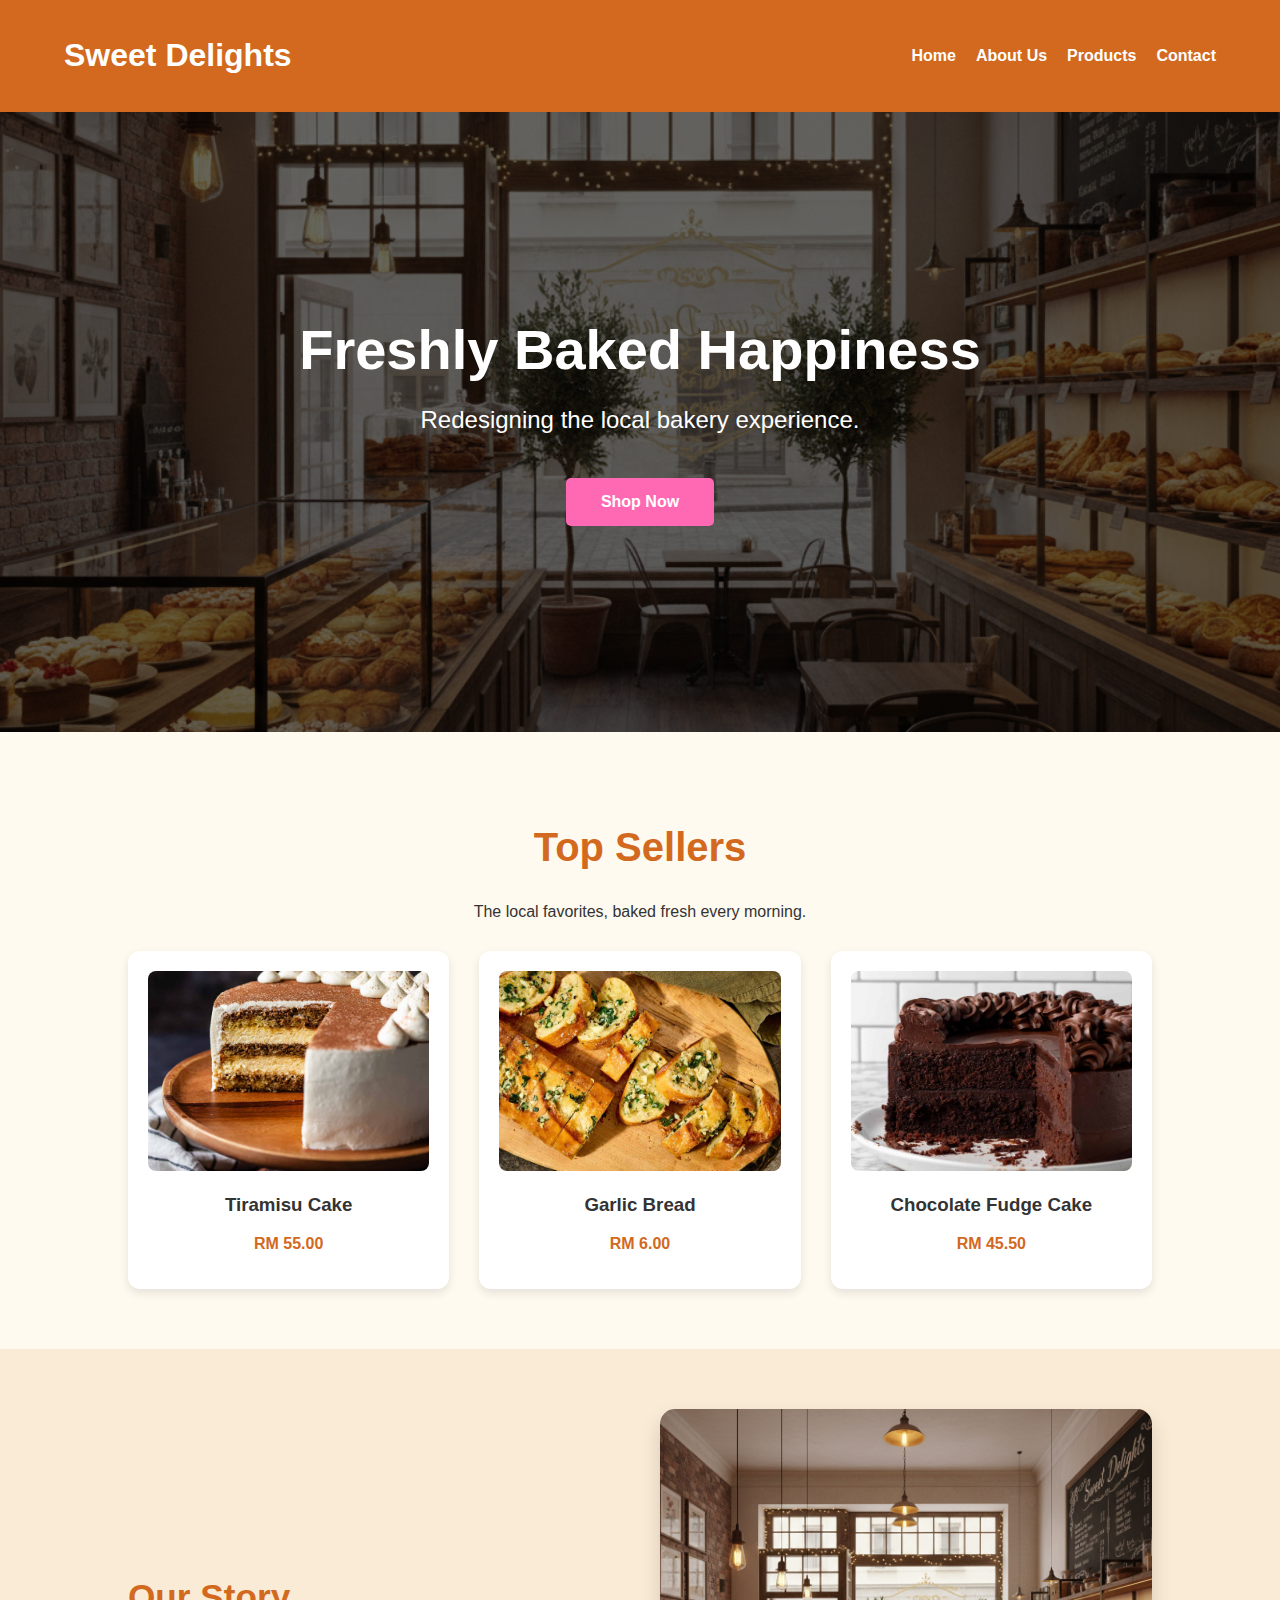
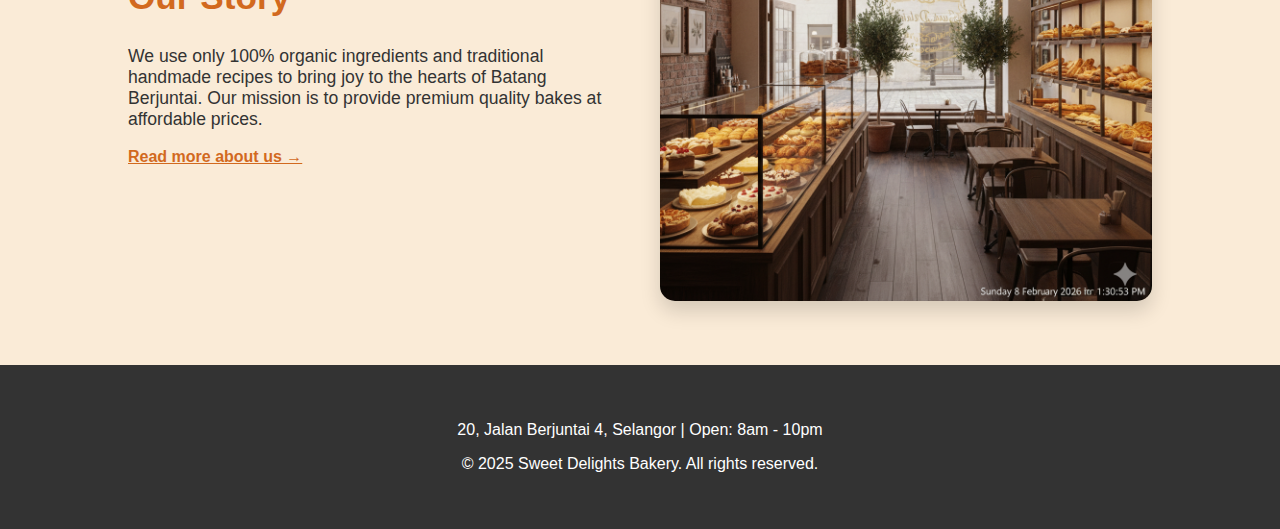
<file: index.html>
<!DOCTYPE html>
<html lang="en">
<head>
    <meta charset="UTF-8">
    <meta name="viewport" content="width=device-width, initial-scale=1.0">
    <link rel="stylesheet" href="style.css">
    <title>Sweet Delights | Modern Bakery</title>
</head>
<body>
    <div class="container">
        <header>
            <h1>Sweet Delights</h1>
            <nav>
                <ul>
                    <li><a href="index.html">Home</a></li>
                    <li><a href="about.html">About Us</a></li>
                    <li><a href="products.html">Products</a></li>
                    <li><a href="contact.html">Contact</a></li>
                </ul>
            </nav>
        </header>

        <main>
            <section class="banner">
                <h1>Freshly Baked Happiness</h1>
                <p>Redesigning the local bakery experience.</p>
                <a href="products.html" class="shop-btn">Shop Now</a>
            </section>

            <section style="text-align: center;">
                <h2 style="font-size: 2.5rem; color: #d2691e;">Top Sellers</h2>
                <p>The local favorites, baked fresh every morning.</p>
                
                <div class="top-sellers-grid">
                    <div class="seller-card">
                        <img src="images/tiramisu cake.jpg" alt="Tiramisu Cake">
                        <h3>Tiramisu Cake</h3>
                        <p style="color: #d2691e; font-weight: bold;">RM 55.00</p>
                    </div>

                    <div class="seller-card">
                        <img src="images/garlic bread.jpg" alt="Garlic Bread">
                        <h3>Garlic Bread</h3>
                        <p style="color: #d2691e; font-weight: bold;">RM 6.00</p>
                    </div>

                    <div class="seller-card">
                        <img src="images/chocolate fudge cake.jpg" alt="Chocolate Fudge">
                        <h3>Chocolate Fudge Cake</h3>
                        <p style="color: #d2691e; font-weight: bold;">RM 45.50</p>
                    </div>
                </div>
            </section>

            <section style="background-color: #faebd7; display: flex; align-items: center; gap: 40px; flex-wrap: wrap;">
                <div style="flex: 1; min-width: 300px;">
                    <h2 style="font-size: 2.2rem; color: #d2691e;">Our Story</h2>
                    <p style="font-size: 1.1rem;">We use only 100% organic ingredients and traditional handmade recipes to bring joy to the hearts of Batang Berjuntai. Our mission is to provide premium quality bakes at affordable prices.</p>
                    <a href="about.html" style="color: #d2691e; font-weight: bold;">Read more about us →</a>
                </div>
                <div style="flex: 1; min-width: 300px;">
                    <img src="images/sweet delights interior.png" alt="Bakery Interior" style="width: 100%; border-radius: 15px; box-shadow: 0 10px 20px rgba(0,0,0,0.15);">
                </div>
            </section>
        </main>

        <footer>
            <p>20, Jalan Berjuntai 4, Selangor | Open: 8am - 10pm</p>
            <p>&copy; 2025 Sweet Delights Bakery. All rights reserved.</p>
        </footer>
    </div>
</body>

</html>
</file>
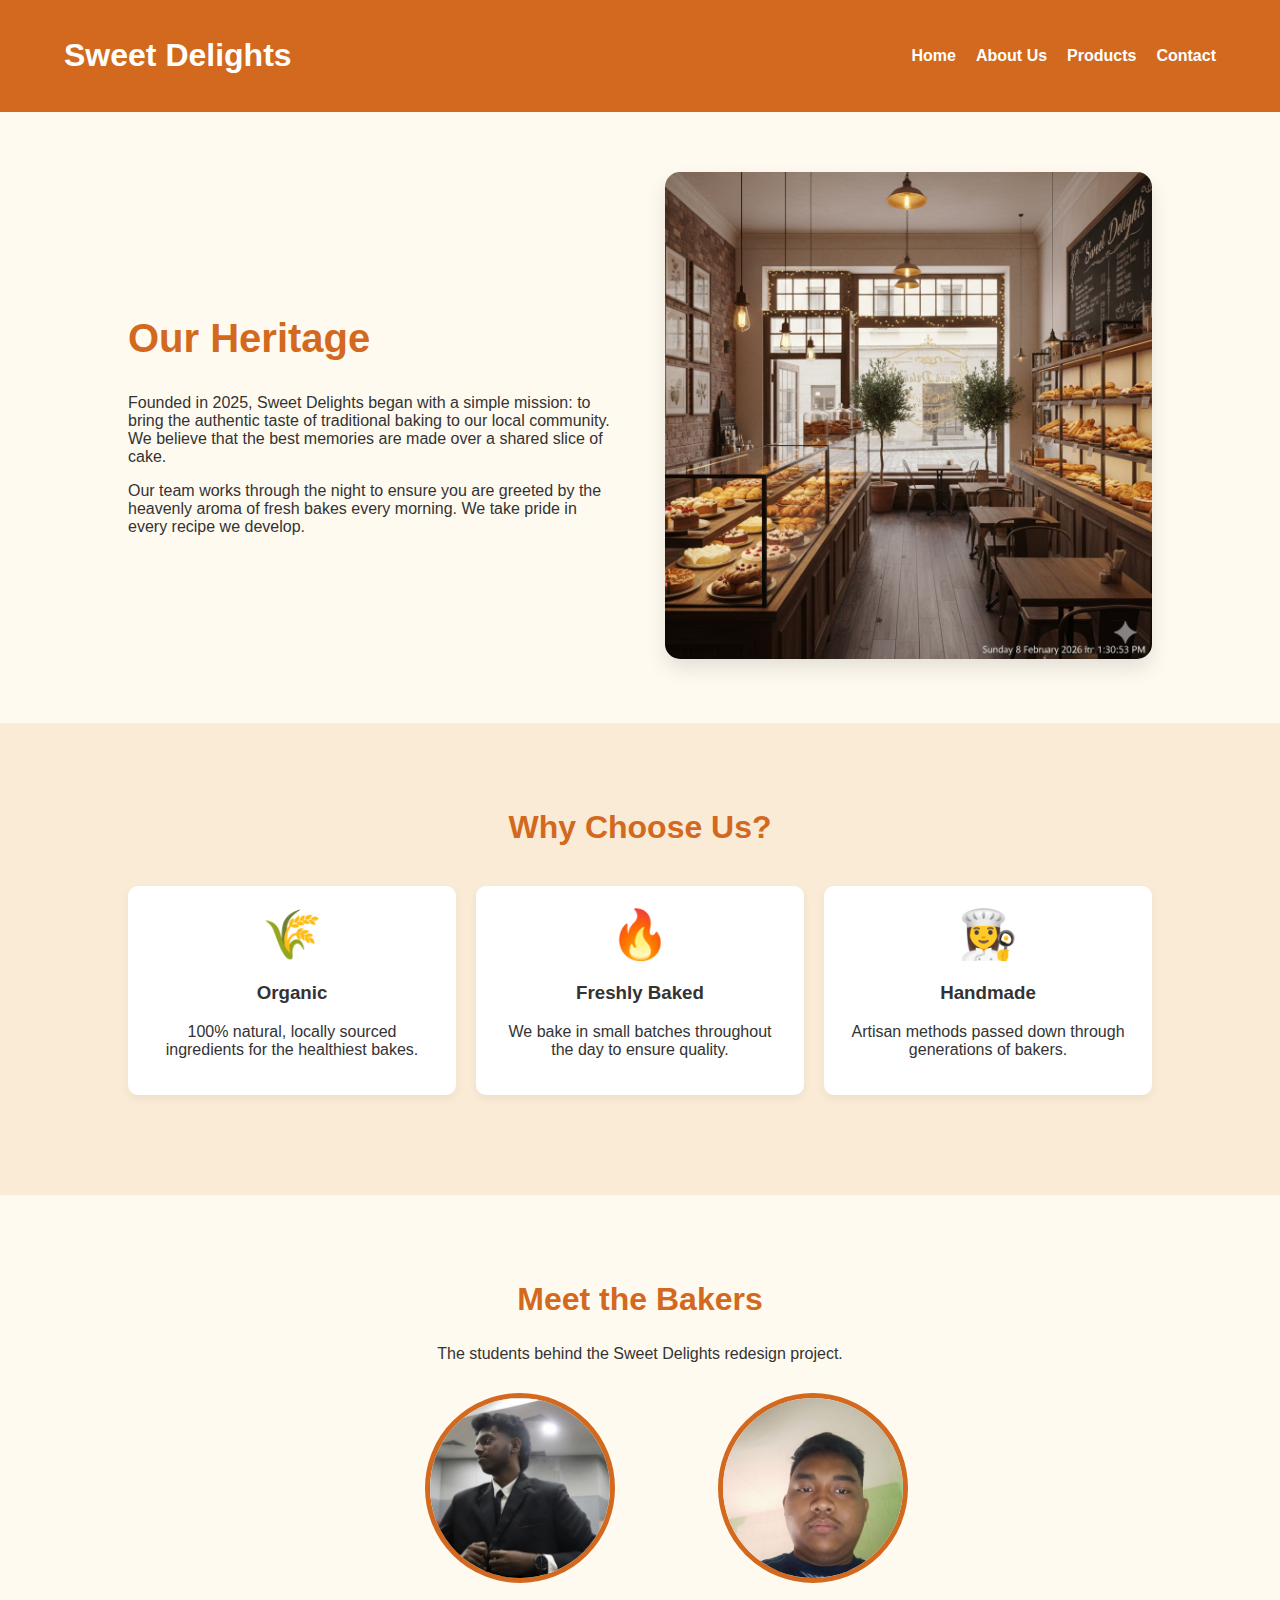
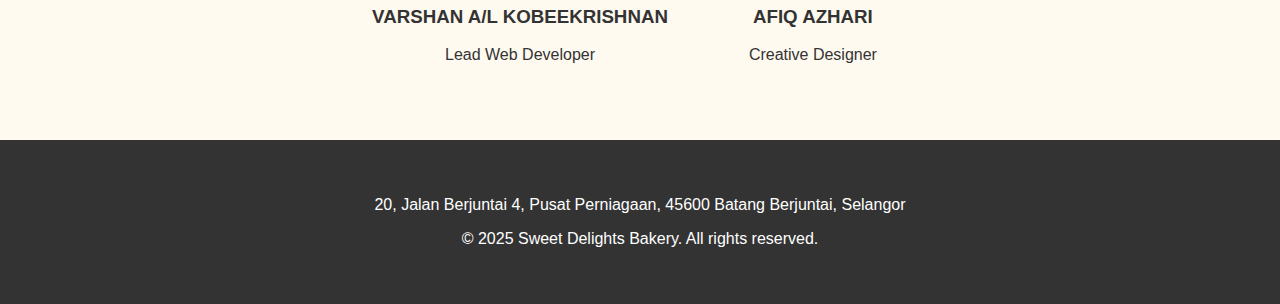
<file: about.html>
<!DOCTYPE html>
<html lang="en">
<head>
    <meta charset="UTF-8">
    <meta name="viewport" content="width=device-width, initial-scale=1.0">
    <link rel="stylesheet" href="style.css">
    <title>About Us | Sweet Delights</title>
</head>
<body>
    <div class="container">
        <header>
            <h1>Sweet Delights</h1>
            <nav>
                <ul>
                    <li><a href="index.html">Home</a></li>
                    <li><a href="about.html">About Us</a></li>
                    <li><a href="products.html">Products</a></li>
                    <li><a href="contact.html">Contact</a></li>
                </ul>
            </nav>
        </header>

        <main>

            <section style="display: flex; align-items: center; gap: 50px; flex-wrap: wrap;">
                <div style="flex: 1; min-width: 300px;">
                    <h2 style="color: #d2691e; font-size: 2.5rem;">Our Heritage</h2>
                    <p>Founded in 2025, Sweet Delights began with a simple mission: to bring the authentic taste of traditional baking to our local community. We believe that the best memories are made over a shared slice of cake.</p>
                    <p>Our team works through the night to ensure you are greeted by the heavenly aroma of fresh bakes every morning. We take pride in every recipe we develop.</p>
                </div>
                <div style="flex: 1; min-width: 300px;">
                    <img src="images/sweet delights interior.png" alt="Bakery Kitchen" style="width: 100%; border-radius: 15px; box-shadow: 0 10px 20px rgba(0,0,0,0.1);">
                </div>
            </section>

            <section style="background-color: #faebd7;">
                <h2 style="text-align: center; color: #d2691e; font-size: 2rem;">Why Choose Us?</h2>
                <div class="value-grid">
                    <div class="value-item">
                        <p style="font-size: 3rem; margin:0;">🌾</p>
                        <h3>Organic</h3>
                        <p>100% natural, locally sourced ingredients for the healthiest bakes.</p>
                    </div>
                    <div class="value-item">
                        <p style="font-size: 3rem; margin:0;">🔥</p>
                        <h3>Freshly Baked</h3>
                        <p>We bake in small batches throughout the day to ensure quality.</p>
                    </div>
                    <div class="value-item">
                        <p style="font-size: 3rem; margin:0;">👩‍🍳</p>
                        <h3>Handmade</h3>
                        <p>Artisan methods passed down through generations of bakers.</p>
                    </div>
                </div>
            </section>

            <section style="text-align: center;">
                <h2 style="color: #d2691e; font-size: 2rem;">Meet the Bakers</h2>
                <p>The students behind the Sweet Delights redesign project.</p>
                <div class="team-grid">
                    <div class="team-member">
                        <img src="images/varshan.jpg" alt="VARSHAN">
                        <h3>VARSHAN A/L KOBEEKRISHNAN</h3>
                        <p>Lead Web Developer</p>
                    </div>
                    <div class="team-member">
                        <img src="images/afiq.jpeg" alt="AFIQ">
                        <h3>AFIQ AZHARI</h3>
                        <p>Creative Designer</p>
                    </div>
                </div>
            </section>


        <footer>
            <p>20, Jalan Berjuntai 4, Pusat Perniagaan, 45600 Batang Berjuntai, Selangor</p>
            <p>&copy; 2025 Sweet Delights Bakery. All rights reserved.</p>
        </footer>
    </div>
</body>
</html>
</file>
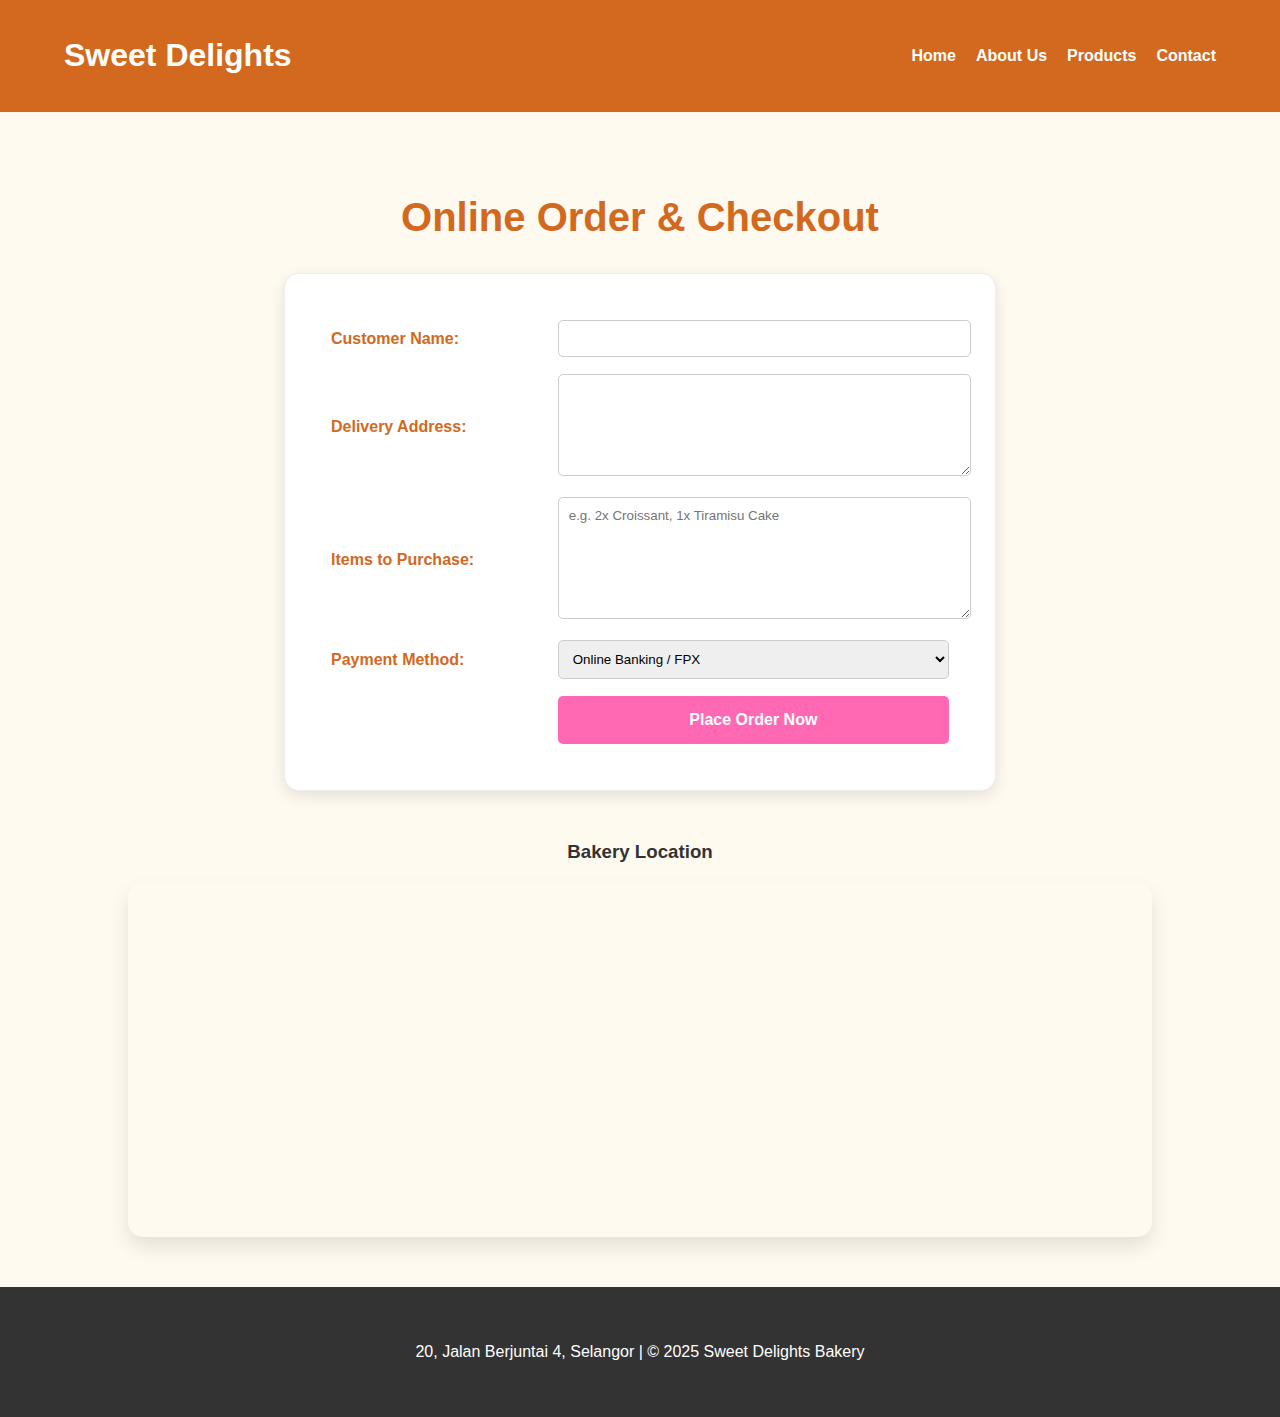
<file: contact.html>
<!DOCTYPE html>
<html lang="en">
<head>
    <meta charset="UTF-8">
    <meta name="viewport" content="width=device-width, initial-scale=1.0">
    <link rel="stylesheet" href="style.css">
    <title>Checkout | Sweet Delights</title>
</head>
<body>
    <div class="container">
        <header>
            <h1>Sweet Delights</h1>
            <nav><ul><li><a href="index.html">Home</a></li><li><a href="about.html">About Us</a></li><li><a href="products.html">Products</a></li><li><a href="contact.html">Contact</a></li></ul></nav>
        </header>

        <main style="padding: 50px 10%;">
            <h2 style="text-align: center; color: #d2691e; font-size: 2.5rem;">Online Order & Checkout</h2>
            
            <form action="#" style="max-width: 650px; margin: auto; background: white; padding: 30px; border-radius: 15px; box-shadow: 0 5px 15px rgba(0,0,0,0.1); border: 1px solid #eee;">
                <table style="width: 100%; border-collapse: separate; border-spacing: 15px;">
                    <tr>
                        <td style="font-weight: bold; color: #d2691e; width: 35%;">Customer Name:</td>
                        <td><input type="text" required style="width: 100%; padding: 10px; border: 1px solid #ccc; border-radius: 5px;"></td>
                    </tr>
                    <tr>
                        <td style="font-weight: bold; color: #d2691e;">Delivery Address:</td>
                        <td><textarea required style="width: 100%; height: 80px; padding: 10px; border: 1px solid #ccc; border-radius: 5px; font-family: inherit;"></textarea></td>
                    </tr>
                    <tr>
                        <td style="font-weight: bold; color: #d2691e;">Items to Purchase:</td>
                        <td><textarea placeholder="e.g. 2x Croissant, 1x Tiramisu Cake" style="width: 100%; height: 100px; padding: 10px; border: 1px solid #ccc; border-radius: 5px; font-family: inherit;"></textarea></td>
                    </tr>
                    <tr>
                        <td style="font-weight: bold; color: #d2691e;">Payment Method:</td>
                        <td>
                            <select style="width: 100%; padding: 10px; border: 1px solid #ccc; border-radius: 5px;">
                                <option>Online Banking / FPX</option>
                                <option>TNG E-Wallet</option>
                                <option>Cash on Delivery</option>
                            </select>
                        </td>
                    </tr>
                    <tr>
                        <td></td>
                        <td>
                            <button type="submit" onclick="alert('Order Placed Successfully!')" style="background: #ff69b4; color: white; border: none; padding: 15px; border-radius: 5px; cursor: pointer; font-weight: bold; width: 100%; font-size: 1rem;">
                                Place Order Now
                            </button>
                        </td>
                    </tr>
                </table>
            </form>

            <div style="margin-top: 50px; text-align: center;">
                <h3>Bakery Location</h3>
                <div style="margin-top: 20px; border-radius: 15px; overflow: hidden; box-shadow: 0 10px 20px rgba(0,0,0,0.1);">
                    <iframe src="https://www.google.com/maps/embed?pb=!1m18!1m12!1m3!1d15934.39857912444!2d101.39853975!3d3.289354!2m3!1f0!2f0!3f0!3m2!1i1024!2i768!4f13.1!3m3!1m2!1s0x31cc599668487963%3A0x6b49e172e2a0503e!2sBatang%20Berjuntai%2C%20Selangor!5e0!3m2!1sen!2smy!4v1700000000000!5m2!1sen!2smy" width="100%" height="350" style="border:0;" allowfullscreen="" loading="lazy"></iframe>
                </div>
            </div>
        </main>

        <footer>
            <p>20, Jalan Berjuntai 4, Selangor | &copy; 2025 Sweet Delights Bakery</p>
        </footer>
    </div>
</body>
</html>
</file>
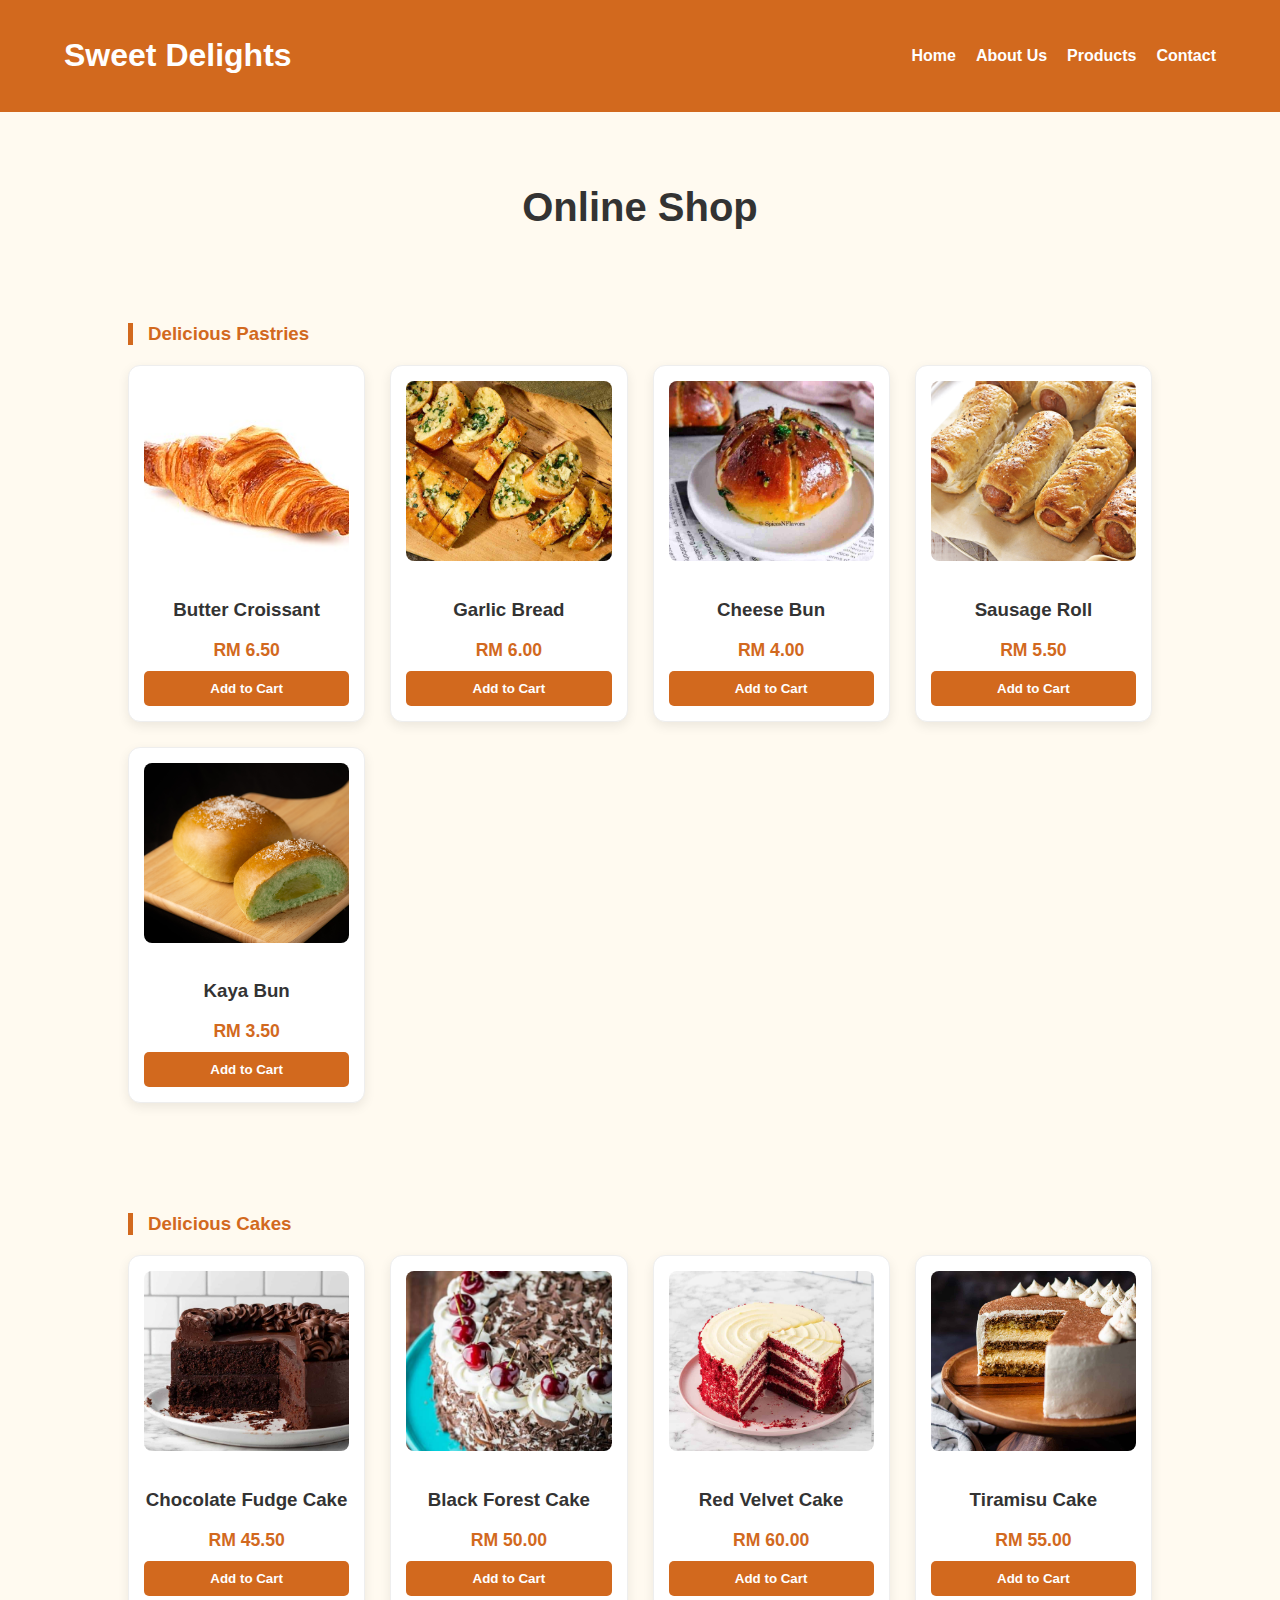
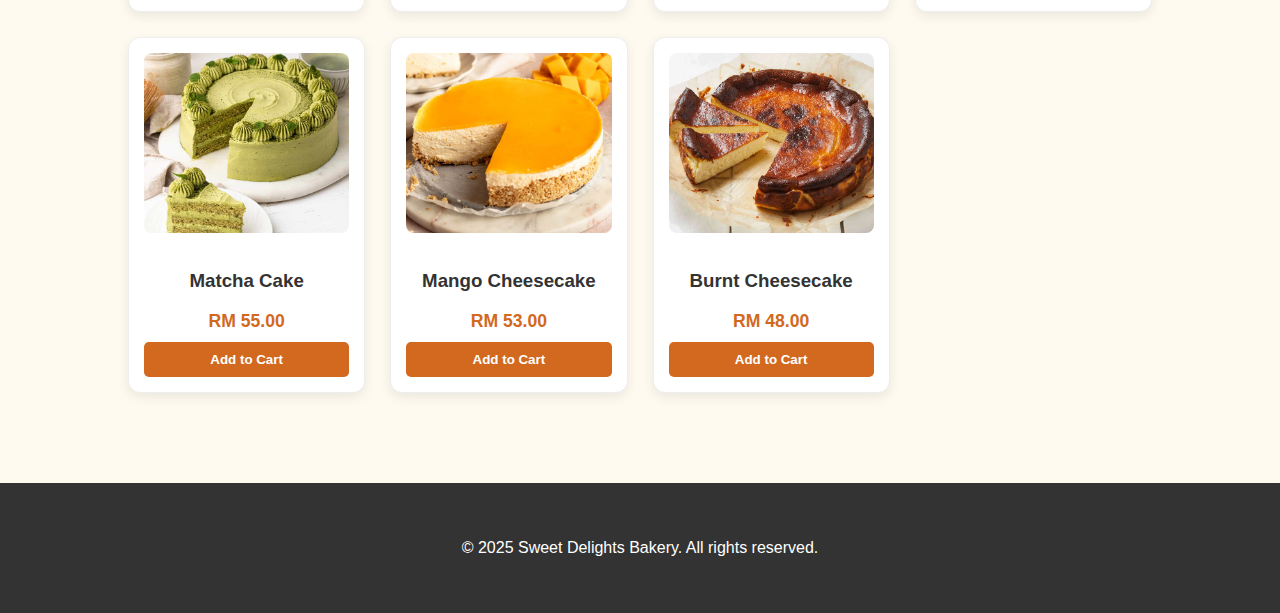
<file: products.html>
<!DOCTYPE html>
<html lang="en">
<head>
    <meta charset="UTF-8">
    <meta name="viewport" content="width=device-width, initial-scale=1.0">
    <link rel="stylesheet" href="style.css">
    <title>Product Catalog | Sweet Delights</title>
    
    <style>
        .catalog-section { padding: 20px 0 50px 0; }
        
        .catalog-grid {
            display: grid;
            grid-template-columns: repeat(auto-fit, minmax(220px, 1fr));
            gap: 25px;
            margin-top: 20px;
        }

        .item-card {
            background: white;
            padding: 15px;
            border-radius: 12px;
            box-shadow: 0 4px 12px rgba(0,0,0,0.08);
            text-align: center;
            border: 1px solid #eee;
            transition: transform 0.3s ease;
        }

        .item-card img { 
            width: 100%; height: 180px; object-fit: cover; border-radius: 8px; margin-bottom: 15px;
        }

        .price-tag { color: #d2691e; font-weight: bold; font-size: 1.1rem; margin-bottom: 10px; }

        .category-title { border-left: 5px solid #d2691e; padding-left: 15px; margin-top: 40px; color: #d2691e; }

        .buy-btn {
            background-color: #d2691e;
            color: white;
            border: none;
            padding: 10px;
            border-radius: 5px;
            cursor: pointer;
            width: 100%;
            font-weight: bold;
            transition: 0.3s;
        }
        .buy-btn:hover { background-color: #a0522d; }

        #cart-link {
            position: fixed;
            bottom: 20px;
            right: 20px;
            background: #ff69b4;
            color: white;
            padding: 15px 25px;
            border-radius: 50px;
            box-shadow: 0 5px 15px rgba(0,0,0,0.2);
            text-decoration: none;
            font-weight: bold;
            display: none;
            z-index: 1001;
        }
    </style>
</head>
<body>
    <header>
        <div class="logo"><h1>Sweet Delights</h1></div>
        <nav>
            <ul>
                <li><a href="index.html">Home</a></li>
                <li><a href="about.html">About Us</a></li>
                <li><a href="products.html">Products</a></li>
                <li><a href="contact.html">Contact</a></li>
            </ul>
        </nav>
    </header>

    <main class="main-content" style="padding: 40px 10%;">
        <h2 style="text-align: center; font-size: 2.5rem;">Online Shop</h2>

        <div class="catalog-section">
            <h3 class="category-title">Delicious Pastries</h3>
            <div class="catalog-grid">
                <div class="item-card">
                    <img src="images/Crossaint.jpg" alt="Croissant">
                    <h3>Butter Croissant</h3>
                    <p class="price-tag">RM 6.50</p>
                    <button class="buy-btn" onclick="addToCart('Butter Croissant')">Add to Cart</button>
                </div>
                <div class="item-card">
                    <img src="images/garlic bread.jpg" alt="Garlic Bread">
                    <h3>Garlic Bread</h3>
                    <p class="price-tag">RM 6.00</p>
                    <button class="buy-btn" onclick="addToCart('Garlic Bread')">Add to Cart</button>
                </div>
                <div class="item-card">
                    <img src="images/cheese bread.jpg" alt="Cheese Bun">
                    <h3>Cheese Bun</h3>
                    <p class="price-tag">RM 4.00</p>
                    <button class="buy-btn" onclick="addToCart('Cheese Bun')">Add to Cart</button>
                </div>
                <div class="item-card">
                    <img src="images/sausage roll.jpeg" alt="Sausage Roll">
                    <h3>Sausage Roll</h3>
                    <p class="price-tag">RM 5.50</p>
                    <button class="buy-btn" onclick="addToCart('Sausage Roll')">Add to Cart</button>
                </div>
                <div class="item-card">
                    <img src="images/kaya bun.png" alt="Kaya Bun">
                    <h3>Kaya Bun</h3>
                    <p class="price-tag">RM 3.50</p>
                    <button class="buy-btn" onclick="addToCart('Kaya Bun')">Add to Cart</button>
                </div>
            </div>
        </div>

        <div class="catalog-section">
            <h3 class="category-title">Delicious Cakes</h3>
            <div class="catalog-grid">
                <div class="item-card">
                    <img src="images/chocolate fudge cake.jpg" alt="Cake">
                    <h3>Chocolate Fudge Cake</h3>
                    <p class="price-tag">RM 45.50</p>
                    <button class="buy-btn" onclick="addToCart('Chocolate Fudge Cake')">Add to Cart</button>
                </div>
                <div class="item-card">
                    <img src="images/black forest cake.jpg" alt="Cake">
                    <h3>Black Forest Cake</h3>
                    <p class="price-tag">RM 50.00</p>
                    <button class="buy-btn" onclick="addToCart('Black Forest Cake')">Add to Cart</button>
                </div>
                <div class="item-card">
                    <img src="images/red velvet cake.jpg" alt="Cake">
                    <h3>Red Velvet Cake</h3>
                    <p class="price-tag">RM 60.00</p>
                    <button class="buy-btn" onclick="addToCart('Red Velvet Cake')">Add to Cart</button>
                </div>
                <div class="item-card">
                    <img src="images/tiramisu cake.jpg" alt="Cake">
                    <h3>Tiramisu Cake</h3>
                    <p class="price-tag">RM 55.00</p>
                    <button class="buy-btn" onclick="addToCart('Tiramisu Cake')">Add to Cart</button>
                </div>
                <div class="item-card">
                    <img src="images/matcha cake.jpg" alt="Cake">
                    <h3>Matcha Cake</h3>
                    <p class="price-tag">RM 55.00</p>
                    <button class="buy-btn" onclick="addToCart('Matcha Cake')">Add to Cart</button>
                </div>
                <div class="item-card">
                    <img src="images/mango cheesecake.jpg" alt="Cake">
                    <h3>Mango Cheesecake</h3>
                    <p class="price-tag">RM 53.00</p>
                    <button class="buy-btn" onclick="addToCart('Mango Cheesecake')">Add to Cart</button>
                </div>
                <div class="item-card">
                    <img src="images/burnt cheesecake.jpg" alt="Cake">
                    <h3>Burnt Cheesecake</h3>
                    <p class="price-tag">RM 48.00</p>
                    <button class="buy-btn" onclick="addToCart('Burnt Cheesecake')">Add to Cart</button>
                </div>
            </div>
        </div>
    </main>

    <a href="contact.html" id="cart-link">🛒 Go to Checkout (0)</a>

    <script>
        let count = 0;
        function addToCart(itemName) {
            count++;
            alert(itemName + " has been added to your order!");
            const cartLink = document.getElementById('cart-link');
            cartLink.style.display = 'block';
            cartLink.innerHTML = "🛒 Go to Checkout (" + count + ")";
        }
    </script>

    <footer>
        <p>&copy; 2025 Sweet Delights Bakery. All rights reserved.</p>
    </footer>
</body>

</html>
</file>
<file: style.css>
body {
    font-family: 'Segoe UI', Arial, sans-serif;
    margin: 0;
    background-color: #fffaf0;
    color: #333;
}

.container {
    display: grid;
    grid-template-areas: 
        "header"
        "content"
        "footer";
    grid-template-rows: auto 1fr auto;
    min-height: 100vh;
}

header {
    grid-area: header;
    background-color: #d2691e;
    color: white;
    padding: 1rem 5%;
    display: flex;
    justify-content: space-between;
    align-items: center;
    position: sticky;
    top: 0;
    z-index: 1000;
}

nav ul {
    list-style: none;
    display: flex;
    gap: 20px;
    margin: 0;
}

nav ul li a {
    color: white;
    text-decoration: none;
    font-weight: bold;
}

.banner {
    background: linear-gradient(rgba(0,0,0,0.6), rgba(0,0,0,0.6)), url('images/sweet delights interior.png');
    background-size: cover;
    background-position: center;
    height: 500px;
    display: flex;
    flex-direction: column;
    justify-content: center;
    align-items: center;
    color: white;
    text-align: center;
}

.banner h1 { font-size: 3.5rem; margin: 0; }
.banner p { font-size: 1.5rem; }

.shop-btn {
    background-color: #ff69b4;
    color: white;
    padding: 15px 35px;
    text-decoration: none;
    border-radius: 5px;
    margin-top: 20px;
    font-weight: bold;
    transition: 0.3s;
}

.top-sellers-grid {
    display: grid;
    grid-template-columns: repeat(auto-fit, minmax(250px, 1fr));
    gap: 30px;
    margin-top: 30px;
}

.seller-card {
    background: white;
    padding: 20px;
    border-radius: 12px;
    box-shadow: 0 4px 10px rgba(0,0,0,0.1);
    text-align: center;
}

.seller-card img {
    width: 100%;
    height: 200px;
    object-fit: cover;
    border-radius: 8px;
}

.value-grid {
    display: flex;
    justify-content: space-around;
    text-align: center;
    gap: 20px;
    margin: 40px 0;
    flex-wrap: wrap;
}

.value-item {
    flex: 1;
    min-width: 200px;
    padding: 20px;
    background: #fff;
    border-radius: 10px;
    box-shadow: 0 4px 10px rgba(0,0,0,0.05);
}

.team-grid {
    display: flex;
    justify-content: center;
    gap: 50px;
    margin-top: 30px;
    flex-wrap: wrap;
}

.team-member img {
    width: 180px;
    height: 180px;
    border-radius: 50%;
    object-fit: cover;
    border: 5px solid #d2691e;
}

main section {
    padding: 60px 10%;
}

footer {
    grid-area: footer;
    background-color: #333;
    color: white;
    text-align: center;
    padding: 2.5rem;
}
</file>
